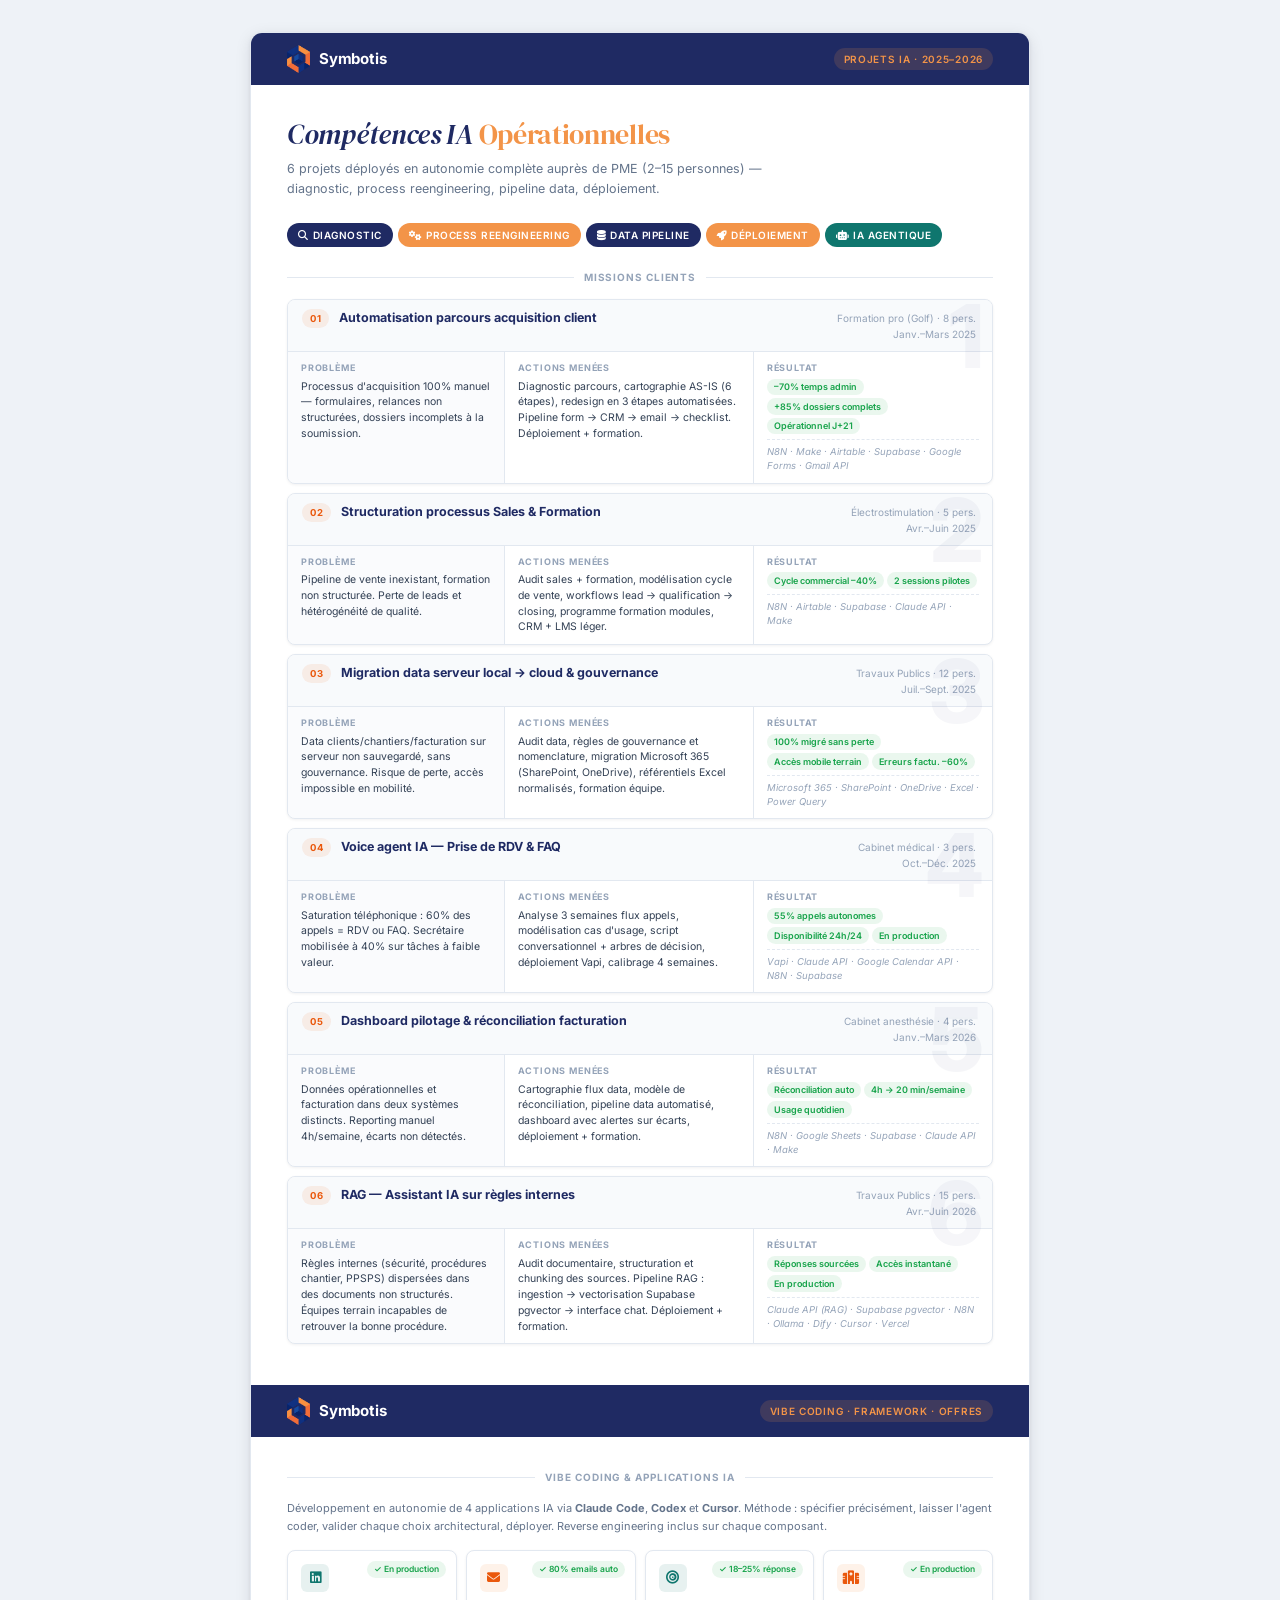
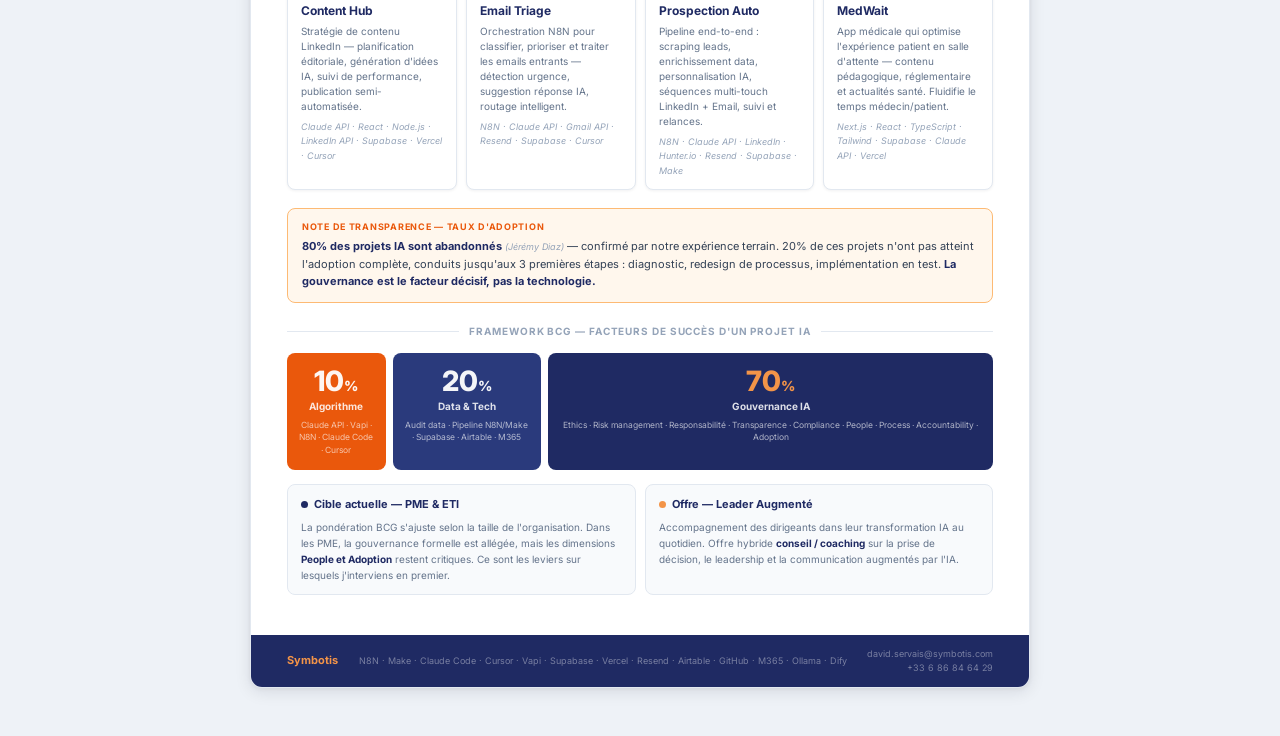
<file: projets_ia_symbotis.html>
<!DOCTYPE html>
<html lang="fr">
<head>
<meta charset="UTF-8">
<meta name="viewport" content="width=device-width, initial-scale=1.0">
<title>Projets IA 2025–2026 · David Servais · Symbotis</title>
<link rel="preconnect" href="https://fonts.googleapis.com">
<link href="https://fonts.googleapis.com/css2?family=Inter:wght@400;500;600;700;800&family=DM+Serif+Display:ital@0;1&display=swap" rel="stylesheet">
<link rel="stylesheet" href="https://cdnjs.cloudflare.com/ajax/libs/font-awesome/6.4.0/css/all.min.css">
<style>

/* ─── RESET ─── */
*, *::before, *::after { box-sizing: border-box; margin: 0; padding: 0; }
html { font-size: 14px; -webkit-font-smoothing: antialiased; }

/* ─── TOKENS ─── */
:root {
  --navy:      #1F2A63;
  --navy-mid:  #2A3A7C;
  --orange:    #F39448;
  --cta:       #EA580C;
  --green:     #16A34A;
  --teal:      #0F766E;
  --body:      #334155;
  --muted:     #64748B;
  --faint:     #94A3B8;
  --surface:   #F8FAFC;
  --border:    #E2E8F0;
  --white:     #FFFFFF;

  --shadow-xs: 0 1px 3px rgba(15,23,42,.06);
  --shadow-sm: 0 2px 8px rgba(15,23,42,.08), 0 1px 2px rgba(15,23,42,.04);
  --shadow-md: 0 4px 16px rgba(15,23,42,.10), 0 1px 4px rgba(15,23,42,.06);

  --r-sm:   6px;
  --r:      8px;
  --r-pill: 999px;
}

/* ─── PAGE ─── */
body {
  font-family: 'Inter', system-ui, sans-serif;
  background: #EEF2F7;
  color: var(--body);
  line-height: 1.6;
  padding: 32px 16px 48px;
}

/* ─── DOCUMENT ─── */
.doc {
  max-width: 780px;
  margin: 0 auto;
  background: var(--white);
  border-radius: 12px;
  overflow: hidden;
  box-shadow: var(--shadow-md);
  border: 1px solid var(--border);
}

/* ─── NAV HEADER ─── */
.doc-nav {
  background: var(--navy);
  padding: 0 36px;
  height: 52px;
  display: flex;
  align-items: center;
  justify-content: space-between;
}
.brand {
  display: flex;
  align-items: center;
  gap: 9px;
}
.brand img { height: 28px; width: auto; }
.brand-name {
  font-size: 15px;
  font-weight: 700;
  color: var(--white);
  letter-spacing: -.2px;
}
.nav-tag {
  font-size: 10px;
  font-weight: 600;
  letter-spacing: .07em;
  text-transform: uppercase;
  color: var(--orange);
  background: rgba(243,148,72,.15);
  padding: 3px 10px;
  border-radius: var(--r-pill);
}

/* ─── PAGE SECTIONS ─── */
.page { padding: 32px 36px; }
.page + .page {
  border-top: 1px solid var(--border);
  padding-top: 28px;
}

/* ─── HERO ─── */
.hero { margin-bottom: 24px; }
.hero h1 {
  font-family: 'DM Serif Display', Georgia, serif;
  font-size: 28px;
  font-weight: 400;
  font-style: italic;
  color: var(--navy);
  line-height: 1.25;
  letter-spacing: -.3px;
}
.hero h1 span { color: var(--orange); font-style: normal; }
.hero p {
  font-size: 12.5px;
  color: var(--muted);
  margin-top: 7px;
  max-width: 520px;
  line-height: 1.6;
}

/* ─── TAGS ─── */
.tags {
  display: flex;
  flex-wrap: wrap;
  gap: 5px;
  margin-bottom: 22px;
}
.tag {
  display: inline-flex;
  align-items: center;
  gap: 4px;
  padding: 3px 10px;
  border-radius: var(--r-pill);
  font-size: 10px;
  font-weight: 600;
  letter-spacing: .05em;
  text-transform: uppercase;
  border: 1.5px solid transparent;
}
.tag-solid-navy   { background: var(--navy);   color: var(--white); }
.tag-solid-orange { background: var(--orange); color: var(--white); }
.tag-solid-teal   { background: var(--teal);   color: var(--white); }
.tag-outline      { border-color: var(--border); color: var(--muted); background: transparent; }

/* ─── DIVIDER LABEL ─── */
.divider-label {
  display: flex;
  align-items: center;
  gap: 10px;
  margin: 20px 0 14px;
}
.divider-label::before,
.divider-label::after {
  content: '';
  flex: 1;
  height: 1px;
  background: var(--border);
}
.divider-label span {
  font-size: 10px;
  font-weight: 700;
  text-transform: uppercase;
  letter-spacing: .09em;
  color: var(--faint);
  white-space: nowrap;
}

/* ─── PROJECT CARD ─── */
.project-card {
  position: relative;
  background: var(--white);
  border: 1px solid var(--border);
  border-radius: var(--r);
  margin-bottom: 9px;
  overflow: hidden;
  box-shadow: var(--shadow-xs);
  transition: box-shadow .18s ease;
}
.project-card:hover { box-shadow: var(--shadow-sm); }

/* Watermark number */
.project-card::before {
  content: attr(data-n);
  position: absolute;
  right: 12px;
  top: -8px;
  font-size: 88px;
  font-weight: 800;
  color: var(--navy);
  opacity: .04;
  line-height: 1;
  pointer-events: none;
  user-select: none;
  letter-spacing: -4px;
}

.card-head {
  display: flex;
  align-items: baseline;
  gap: 10px;
  padding: 9px 16px 9px 14px;
  background: var(--surface);
  border-bottom: 1px solid var(--border);
}
.card-n {
  font-size: 9.5px;
  font-weight: 700;
  letter-spacing: .07em;
  text-transform: uppercase;
  color: var(--cta);
  background: rgba(234,88,12,.09);
  padding: 2px 8px;
  border-radius: var(--r-pill);
  flex-shrink: 0;
}
.card-title {
  font-size: 12.5px;
  font-weight: 700;
  color: var(--navy);
  flex: 1;
  line-height: 1.3;
}
.card-sector {
  font-size: 10px;
  color: var(--faint);
  text-align: right;
  flex-shrink: 0;
}

.card-body {
  display: grid;
  grid-template-columns: 1fr 1.15fr 1.1fr;
}
.card-col {
  padding: 9px 13px;
  border-right: 1px solid var(--border);
  font-size: 10.5px;
  line-height: 1.5;
  color: var(--body);
}
.card-col:last-child { border-right: none; }
.card-col:first-child { background: rgba(248,250,252,.7); }

.col-label {
  font-size: 9px;
  font-weight: 700;
  letter-spacing: .09em;
  text-transform: uppercase;
  color: var(--faint);
  margin-bottom: 4px;
}
.badges {
  display: flex;
  flex-wrap: wrap;
  gap: 3px;
  margin-bottom: 5px;
}
.badge {
  display: inline-flex;
  align-items: center;
  gap: 3px;
  font-size: 9px;
  font-weight: 600;
  color: var(--green);
  background: rgba(22,163,74,.09);
  padding: 1.5px 7px;
  border-radius: var(--r-pill);
}
.stack-line {
  font-size: 9.5px;
  color: var(--faint);
  margin-top: 5px;
  padding-top: 5px;
  border-top: 1px dashed var(--border);
  font-style: italic;
}

/* ─── APP CARDS ─── */
.app-row {
  display: grid;
  grid-template-columns: repeat(4, 1fr);
  gap: 9px;
  margin: 14px 0 18px;
}
.app-card {
  border: 1px solid var(--border);
  border-radius: var(--r);
  padding: 13px 13px 11px;
  background: var(--white);
  box-shadow: var(--shadow-xs);
  position: relative;
}
.app-pill {
  position: absolute;
  top: 10px; right: 10px;
  font-size: 8.5px;
  font-weight: 600;
  color: var(--green);
  background: rgba(22,163,74,.09);
  padding: 2px 7px;
  border-radius: var(--r-pill);
}
.app-icon {
  width: 28px; height: 28px;
  border-radius: var(--r-sm);
  display: flex; align-items: center; justify-content: center;
  font-size: 13px;
  margin-bottom: 9px;
}
.ico-teal   { background: rgba(15,118,110,.1); color: var(--teal); }
.ico-orange { background: rgba(243,148,72,.12); color: var(--cta); }
.app-name   { font-size: 12px; font-weight: 700; color: var(--navy); margin-bottom: 4px; }
.app-desc   { font-size: 10px; color: var(--muted); line-height: 1.5; margin-bottom: 6px; }
.app-stack  { font-size: 9px; color: var(--faint); font-style: italic; }

/* ─── CALLOUT ─── */
.callout {
  background: #FFF7ED;
  border: 1px solid #FDBA74;
  border-radius: var(--r);
  padding: 11px 14px;
  margin: 16px 0;
}
.callout-kicker {
  font-size: 9px;
  font-weight: 700;
  letter-spacing: .08em;
  text-transform: uppercase;
  color: var(--cta);
  margin-bottom: 4px;
}
.callout-text {
  font-size: 11px;
  color: var(--body);
  line-height: 1.6;
}
.callout-text strong { color: var(--navy); }
.callout-src { color: var(--faint); font-size: 9px; font-style: italic; }

/* ─── BCG ─── */
.bcg-label {
  font-size: 10px;
  font-weight: 700;
  letter-spacing: .07em;
  text-transform: uppercase;
  color: var(--faint);
  text-align: center;
  margin-bottom: 8px;
}
.bcg-row {
  display: grid;
  grid-template-columns: 1fr 1.5fr 4.5fr;
  gap: 7px;
  margin-bottom: 14px;
}
.bcg-block {
  border-radius: var(--r);
  padding: 14px 11px;
  text-align: center;
}
.b10 { background: var(--cta); }
.b20 { background: var(--navy-mid); }
.b70 { background: var(--navy); }
.bcg-pct  { font-size: 28px; font-weight: 800; color: rgba(255,255,255,.95); line-height: 1; margin-bottom: 3px; }
.bcg-lbl  { font-size: 10px; font-weight: 700; color: rgba(255,255,255,.85); margin-bottom: 5px; }
.bcg-body { font-size: 8.5px; color: rgba(255,255,255,.65); line-height: 1.45; }
/* orange dot accent on 70% */
.b70 .bcg-pct { color: var(--orange); }

/* ─── BOTTOM GRID ─── */
.info-grid {
  display: grid;
  grid-template-columns: 1fr 1fr;
  gap: 9px;
  margin-bottom: 8px;
}
.info-card {
  border: 1px solid var(--border);
  border-radius: var(--r);
  padding: 11px 13px;
  background: var(--surface);
}
.info-title {
  font-size: 11px;
  font-weight: 700;
  color: var(--navy);
  margin-bottom: 5px;
  display: flex;
  align-items: center;
  gap: 6px;
}
.info-title .dot {
  width: 7px; height: 7px;
  border-radius: 50%;
  flex-shrink: 0;
}
.dot-navy   { background: var(--navy); }
.dot-orange { background: var(--orange); }
.info-text { font-size: 10px; color: var(--muted); line-height: 1.6; }
.info-text strong { color: var(--navy); }

/* ─── FOOTER ─── */
.doc-footer {
  background: var(--navy);
  padding: 12px 36px;
  display: flex;
  align-items: center;
  justify-content: space-between;
  gap: 20px;
}
.footer-l { font-size: 11px; font-weight: 700; color: var(--orange); }
.footer-c { font-size: 9px; color: rgba(255,255,255,.4); text-align: center; flex: 1; line-height: 1.7; }
.footer-r { font-size: 9px; color: rgba(255,255,255,.4); text-align: right; }

/* ─── VIBE INTRO ─── */
.vibe-intro {
  font-size: 11px;
  color: var(--muted);
  line-height: 1.65;
  margin-bottom: 12px;
}

</style>
</head>
<body>
<div class="doc">

<!-- ══════════════════ PAGE 1 ══════════════════ -->
<nav class="doc-nav">
  <div class="brand">
    <img src="[data-uri]" alt="Symbotis">
    <span class="brand-name">Symbotis</span>
  </div>
  <span class="nav-tag">Projets IA · 2025–2026</span>
</nav>

<div class="page">

  <div class="hero">
    <h1>Compétences IA <span>Opérationnelles</span></h1>
    <p>6 projets déployés en autonomie complète auprès de PME (2–15 personnes) — diagnostic, process reengineering, pipeline data, déploiement.</p>
  </div>

  <div class="tags">
    <span class="tag tag-solid-navy"><i class="fas fa-search"></i> Diagnostic</span>
    <span class="tag tag-solid-orange"><i class="fas fa-cogs"></i> Process Reengineering</span>
    <span class="tag tag-solid-navy"><i class="fas fa-database"></i> Data Pipeline</span>
    <span class="tag tag-solid-orange"><i class="fas fa-rocket"></i> Déploiement</span>
    <span class="tag tag-solid-teal"><i class="fas fa-robot"></i> IA Agentique</span>
  </div>

  <div class="divider-label"><span>Missions clients</span></div>

  <!-- P1 -->
  <div class="project-card" data-n="1">
    <div class="card-head">
      <span class="card-n">01</span>
      <span class="card-title">Automatisation parcours acquisition client</span>
      <span class="card-sector">Formation pro (Golf) · 8 pers.<br>Janv.–Mars 2025</span>
    </div>
    <div class="card-body">
      <div class="card-col"><div class="col-label">Problème</div>Processus d'acquisition 100% manuel — formulaires, relances non structurées, dossiers incomplets à la soumission.</div>
      <div class="card-col"><div class="col-label">Actions menées</div>Diagnostic parcours, cartographie AS-IS (6 étapes), redesign en 3 étapes automatisées. Pipeline form → CRM → email → checklist. Déploiement + formation.</div>
      <div class="card-col">
        <div class="col-label">Résultat</div>
        <div class="badges">
          <span class="badge">–70% temps admin</span>
          <span class="badge">+85% dossiers complets</span>
          <span class="badge">Opérationnel J+21</span>
        </div>
        <div class="stack-line">N8N · Make · Airtable · Supabase · Google Forms · Gmail API</div>
      </div>
    </div>
  </div>

  <!-- P2 -->
  <div class="project-card" data-n="2">
    <div class="card-head">
      <span class="card-n">02</span>
      <span class="card-title">Structuration processus Sales &amp; Formation</span>
      <span class="card-sector">Électrostimulation · 5 pers.<br>Avr.–Juin 2025</span>
    </div>
    <div class="card-body">
      <div class="card-col"><div class="col-label">Problème</div>Pipeline de vente inexistant, formation non structurée. Perte de leads et hétérogénéité de qualité.</div>
      <div class="card-col"><div class="col-label">Actions menées</div>Audit sales + formation, modélisation cycle de vente, workflows lead → qualification → closing, programme formation modules, CRM + LMS léger.</div>
      <div class="card-col">
        <div class="col-label">Résultat</div>
        <div class="badges">
          <span class="badge">Cycle commercial –40%</span>
          <span class="badge">2 sessions pilotes</span>
        </div>
        <div class="stack-line">N8N · Airtable · Supabase · Claude API · Make</div>
      </div>
    </div>
  </div>

  <!-- P3 -->
  <div class="project-card" data-n="3">
    <div class="card-head">
      <span class="card-n">03</span>
      <span class="card-title">Migration data serveur local → cloud &amp; gouvernance</span>
      <span class="card-sector">Travaux Publics · 12 pers.<br>Juil.–Sept. 2025</span>
    </div>
    <div class="card-body">
      <div class="card-col"><div class="col-label">Problème</div>Data clients/chantiers/facturation sur serveur non sauvegardé, sans gouvernance. Risque de perte, accès impossible en mobilité.</div>
      <div class="card-col"><div class="col-label">Actions menées</div>Audit data, règles de gouvernance et nomenclature, migration Microsoft 365 (SharePoint, OneDrive), référentiels Excel normalisés, formation équipe.</div>
      <div class="card-col">
        <div class="col-label">Résultat</div>
        <div class="badges">
          <span class="badge">100% migré sans perte</span>
          <span class="badge">Accès mobile terrain</span>
          <span class="badge">Erreurs factu. –60%</span>
        </div>
        <div class="stack-line">Microsoft 365 · SharePoint · OneDrive · Excel · Power Query</div>
      </div>
    </div>
  </div>

  <!-- P4 -->
  <div class="project-card" data-n="4">
    <div class="card-head">
      <span class="card-n">04</span>
      <span class="card-title">Voice agent IA — Prise de RDV &amp; FAQ</span>
      <span class="card-sector">Cabinet médical · 3 pers.<br>Oct.–Déc. 2025</span>
    </div>
    <div class="card-body">
      <div class="card-col"><div class="col-label">Problème</div>Saturation téléphonique : 60% des appels = RDV ou FAQ. Secrétaire mobilisée à 40% sur tâches à faible valeur.</div>
      <div class="card-col"><div class="col-label">Actions menées</div>Analyse 3 semaines flux appels, modélisation cas d'usage, script conversationnel + arbres de décision, déploiement Vapi, calibrage 4 semaines.</div>
      <div class="card-col">
        <div class="col-label">Résultat</div>
        <div class="badges">
          <span class="badge">55% appels autonomes</span>
          <span class="badge">Disponibilité 24h/24</span>
          <span class="badge">En production</span>
        </div>
        <div class="stack-line">Vapi · Claude API · Google Calendar API · N8N · Supabase</div>
      </div>
    </div>
  </div>

  <!-- P5 -->
  <div class="project-card" data-n="5">
    <div class="card-head">
      <span class="card-n">05</span>
      <span class="card-title">Dashboard pilotage &amp; réconciliation facturation</span>
      <span class="card-sector">Cabinet anesthésie · 4 pers.<br>Janv.–Mars 2026</span>
    </div>
    <div class="card-body">
      <div class="card-col"><div class="col-label">Problème</div>Données opérationnelles et facturation dans deux systèmes distincts. Reporting manuel 4h/semaine, écarts non détectés.</div>
      <div class="card-col"><div class="col-label">Actions menées</div>Cartographie flux data, modèle de réconciliation, pipeline data automatisé, dashboard avec alertes sur écarts, déploiement + formation.</div>
      <div class="card-col">
        <div class="col-label">Résultat</div>
        <div class="badges">
          <span class="badge">Réconciliation auto</span>
          <span class="badge">4h → 20 min/semaine</span>
          <span class="badge">Usage quotidien</span>
        </div>
        <div class="stack-line">N8N · Google Sheets · Supabase · Claude API · Make</div>
      </div>
    </div>
  </div>

  <!-- P6 -->
  <div class="project-card" data-n="6">
    <div class="card-head">
      <span class="card-n">06</span>
      <span class="card-title">RAG — Assistant IA sur règles internes</span>
      <span class="card-sector">Travaux Publics · 15 pers.<br>Avr.–Juin 2026</span>
    </div>
    <div class="card-body">
      <div class="card-col"><div class="col-label">Problème</div>Règles internes (sécurité, procédures chantier, PPSPS) dispersées dans des documents non structurés. Équipes terrain incapables de retrouver la bonne procédure.</div>
      <div class="card-col"><div class="col-label">Actions menées</div>Audit documentaire, structuration et chunking des sources. Pipeline RAG : ingestion → vectorisation Supabase pgvector → interface chat. Déploiement + formation.</div>
      <div class="card-col">
        <div class="col-label">Résultat</div>
        <div class="badges">
          <span class="badge">Réponses sourcées</span>
          <span class="badge">Accès instantané</span>
          <span class="badge">En production</span>
        </div>
        <div class="stack-line">Claude API (RAG) · Supabase pgvector · N8N · Ollama · Dify · Cursor · Vercel</div>
      </div>
    </div>
  </div>

</div><!-- /page 1 -->

<!-- ══════════════════ PAGE 2 ══════════════════ -->
<nav class="doc-nav">
  <div class="brand">
    <img src="[data-uri]" alt="Symbotis">
    <span class="brand-name">Symbotis</span>
  </div>
  <span class="nav-tag">Vibe Coding · Framework · Offres</span>
</nav>

<div class="page">

  <div class="divider-label" style="margin-top:0"><span>Vibe Coding &amp; Applications IA</span></div>

  <p class="vibe-intro">
    Développement en autonomie de 4 applications IA via <strong>Claude Code</strong>, <strong>Codex</strong> et <strong>Cursor</strong>.
    Méthode : spécifier précisément, laisser l'agent coder, valider chaque choix architectural, déployer.
    Reverse engineering inclus sur chaque composant.
  </p>

  <div class="app-row">
    <div class="app-card">
      <span class="app-pill">✓ En production</span>
      <div class="app-icon ico-teal"><i class="fab fa-linkedin"></i></div>
      <div class="app-name">Content Hub</div>
      <div class="app-desc">Stratégie de contenu LinkedIn — planification éditoriale, génération d'idées IA, suivi de performance, publication semi-automatisée.</div>
      <div class="app-stack">Claude API · React · Node.js · LinkedIn API · Supabase · Vercel · Cursor</div>
    </div>
    <div class="app-card">
      <span class="app-pill">✓ 80% emails auto</span>
      <div class="app-icon ico-orange"><i class="fas fa-envelope"></i></div>
      <div class="app-name">Email Triage</div>
      <div class="app-desc">Orchestration N8N pour classifier, prioriser et traiter les emails entrants — détection urgence, suggestion réponse IA, routage intelligent.</div>
      <div class="app-stack">N8N · Claude API · Gmail API · Resend · Supabase · Cursor</div>
    </div>
    <div class="app-card">
      <span class="app-pill">✓ 18–25% réponse</span>
      <div class="app-icon ico-teal"><i class="fas fa-bullseye"></i></div>
      <div class="app-name">Prospection Auto</div>
      <div class="app-desc">Pipeline end-to-end : scraping leads, enrichissement data, personnalisation IA, séquences multi-touch LinkedIn + Email, suivi et relances.</div>
      <div class="app-stack">N8N · Claude API · LinkedIn · Hunter.io · Resend · Supabase · Make</div>
    </div>
    <div class="app-card">
      <span class="app-pill">✓ En production</span>
      <div class="app-icon ico-orange"><i class="fas fa-hospital"></i></div>
      <div class="app-name">MedWait</div>
      <div class="app-desc">App médicale qui optimise l'expérience patient en salle d'attente — contenu pédagogique, réglementaire et actualités santé. Fluidifie le temps médecin/patient.</div>
      <div class="app-stack">Next.js · React · TypeScript · Tailwind · Supabase · Claude API · Vercel</div>
    </div>
  </div>

  <!-- Callout -->
  <div class="callout">
    <div class="callout-kicker">Note de transparence — Taux d'adoption</div>
    <p class="callout-text">
      <strong>80% des projets IA sont abandonnés</strong>
      <span class="callout-src"> (Jérémy Diaz)</span>
      — confirmé par notre expérience terrain. 20% de ces projets n'ont pas atteint l'adoption complète, conduits jusqu'aux 3 premières étapes : diagnostic, redesign de processus, implémentation en test.
      <strong>La gouvernance est le facteur décisif, pas la technologie.</strong>
    </p>
  </div>

  <!-- BCG -->
  <div class="divider-label"><span>Framework BCG — Facteurs de succès d'un projet IA</span></div>

  <div class="bcg-row">
    <div class="bcg-block b10">
      <div class="bcg-pct">10<span style="font-size:.5em">%</span></div>
      <div class="bcg-lbl">Algorithme</div>
      <div class="bcg-body">Claude API · Vapi · N8N · Claude Code · Cursor</div>
    </div>
    <div class="bcg-block b20">
      <div class="bcg-pct">20<span style="font-size:.5em">%</span></div>
      <div class="bcg-lbl">Data &amp; Tech</div>
      <div class="bcg-body">Audit data · Pipeline N8N/Make · Supabase · Airtable · M365</div>
    </div>
    <div class="bcg-block b70">
      <div class="bcg-pct">70<span style="font-size:.5em">%</span></div>
      <div class="bcg-lbl">Gouvernance IA</div>
      <div class="bcg-body">Ethics · Risk management · Responsabilité · Transparence · Compliance · People · Process · Accountability · Adoption</div>
    </div>
  </div>

  <!-- Info grid -->
  <div class="info-grid">
    <div class="info-card">
      <div class="info-title">
        <span class="dot dot-navy"></span>
        Cible actuelle — PME &amp; ETI
      </div>
      <div class="info-text">La pondération BCG s'ajuste selon la taille de l'organisation. Dans les PME, la gouvernance formelle est allégée, mais les dimensions <strong>People et Adoption</strong> restent critiques. Ce sont les leviers sur lesquels j'interviens en premier.</div>
    </div>
    <div class="info-card">
      <div class="info-title">
        <span class="dot dot-orange"></span>
        Offre — Leader Augmenté
      </div>
      <div class="info-text">Accompagnement des dirigeants dans leur transformation IA au quotidien. Offre hybride <strong>conseil / coaching</strong> sur la prise de décision, le leadership et la communication augmentés par l'IA.</div>
    </div>
  </div>

</div><!-- /page 2 -->

<footer class="doc-footer">
  <span class="footer-l">Symbotis</span>
  <span class="footer-c">N8N · Make · Claude Code · Cursor · Vapi · Supabase · Vercel · Resend · Airtable · GitHub · M365 · Ollama · Dify</span>
  <span class="footer-r">david.servais@symbotis.com<br>+33 6 86 84 64 29</span>
</footer>

</div><!-- /doc -->
</body>
</html>
</file>
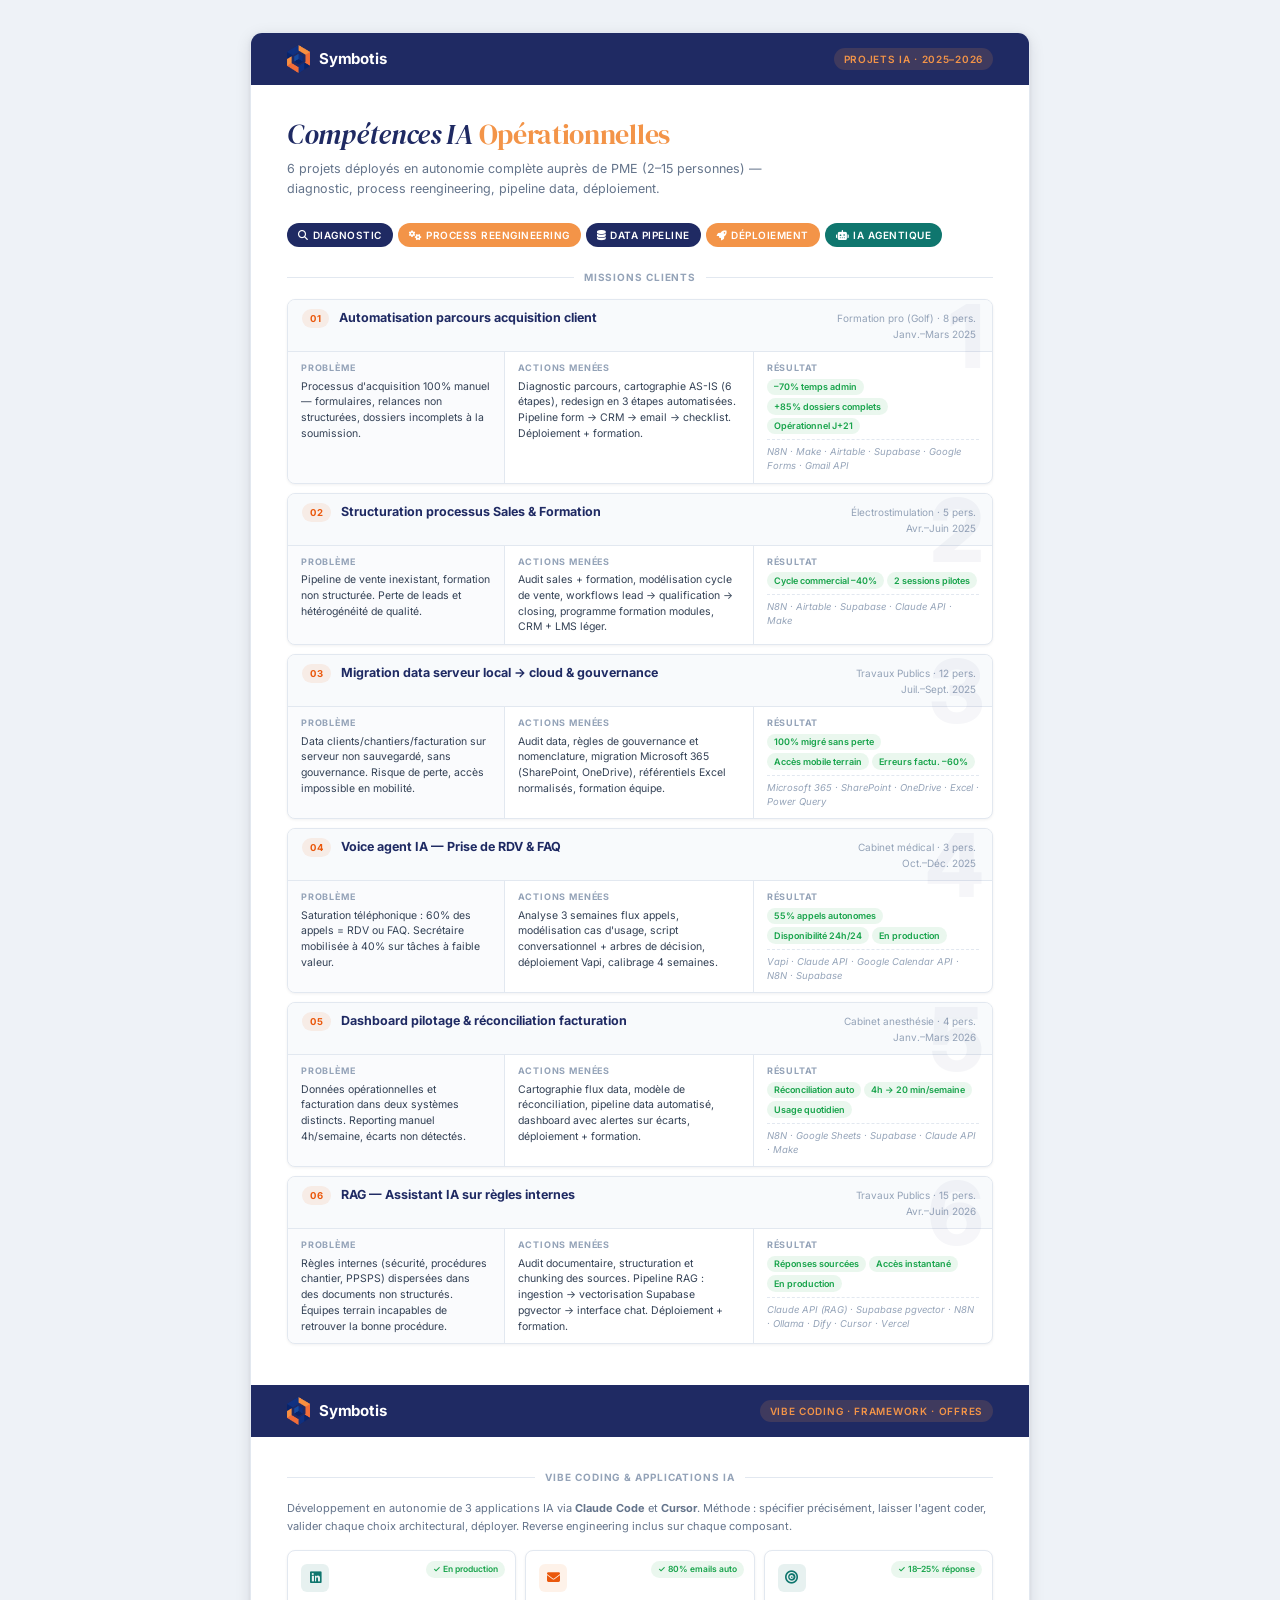
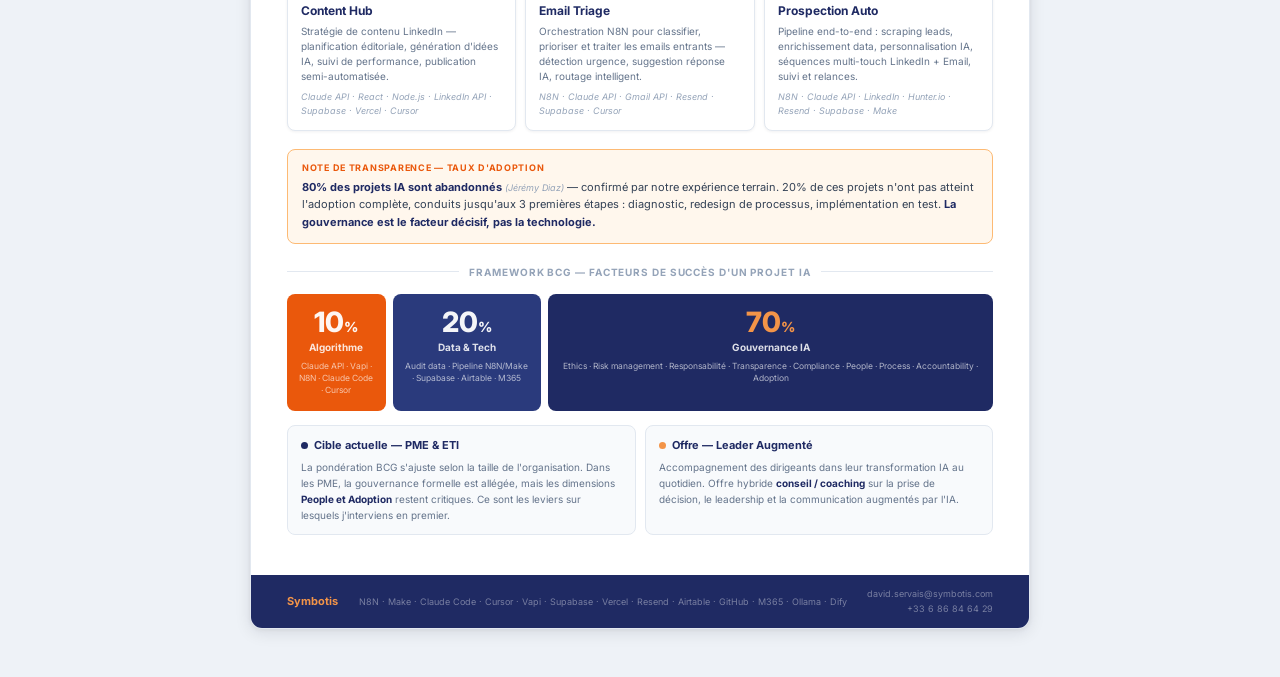
<file: projets_ia_symbotisv2.html>
<!DOCTYPE html>
<html lang="fr">
<head>
<meta charset="UTF-8">
<meta name="viewport" content="width=device-width, initial-scale=1.0">
<title>Projets IA 2025–2026 · David Servais · Symbotis</title>
<link rel="preconnect" href="https://fonts.googleapis.com">
<link href="https://fonts.googleapis.com/css2?family=Inter:wght@400;500;600;700;800&family=DM+Serif+Display:ital@0;1&display=swap" rel="stylesheet">
<link rel="stylesheet" href="https://cdnjs.cloudflare.com/ajax/libs/font-awesome/6.4.0/css/all.min.css">
<style>

/* ─── RESET ─── */
*, *::before, *::after { box-sizing: border-box; margin: 0; padding: 0; }
html { font-size: 14px; -webkit-font-smoothing: antialiased; }

/* ─── TOKENS ─── */
:root {
  --navy:      #1F2A63;
  --navy-mid:  #2A3A7C;
  --orange:    #F39448;
  --cta:       #EA580C;
  --green:     #16A34A;
  --teal:      #0F766E;
  --body:      #334155;
  --muted:     #64748B;
  --faint:     #94A3B8;
  --surface:   #F8FAFC;
  --border:    #E2E8F0;
  --white:     #FFFFFF;

  --shadow-xs: 0 1px 3px rgba(15,23,42,.06);
  --shadow-sm: 0 2px 8px rgba(15,23,42,.08), 0 1px 2px rgba(15,23,42,.04);
  --shadow-md: 0 4px 16px rgba(15,23,42,.10), 0 1px 4px rgba(15,23,42,.06);

  --r-sm:   6px;
  --r:      8px;
  --r-pill: 999px;
}

/* ─── PAGE ─── */
body {
  font-family: 'Inter', system-ui, sans-serif;
  background: #EEF2F7;
  color: var(--body);
  line-height: 1.6;
  padding: 32px 16px 48px;
}

/* ─── DOCUMENT ─── */
.doc {
  max-width: 780px;
  margin: 0 auto;
  background: var(--white);
  border-radius: 12px;
  overflow: hidden;
  box-shadow: var(--shadow-md);
  border: 1px solid var(--border);
}

/* ─── NAV HEADER ─── */
.doc-nav {
  background: var(--navy);
  padding: 0 36px;
  height: 52px;
  display: flex;
  align-items: center;
  justify-content: space-between;
}
.brand {
  display: flex;
  align-items: center;
  gap: 9px;
}
.brand img { height: 28px; width: auto; }
.brand-name {
  font-size: 15px;
  font-weight: 700;
  color: var(--white);
  letter-spacing: -.2px;
}
.nav-tag {
  font-size: 10px;
  font-weight: 600;
  letter-spacing: .07em;
  text-transform: uppercase;
  color: var(--orange);
  background: rgba(243,148,72,.15);
  padding: 3px 10px;
  border-radius: var(--r-pill);
}

/* ─── PAGE SECTIONS ─── */
.page { padding: 32px 36px; }
.page + .page {
  border-top: 1px solid var(--border);
  padding-top: 28px;
}

/* ─── HERO ─── */
.hero { margin-bottom: 24px; }
.hero h1 {
  font-family: 'DM Serif Display', Georgia, serif;
  font-size: 28px;
  font-weight: 400;
  font-style: italic;
  color: var(--navy);
  line-height: 1.25;
  letter-spacing: -.3px;
}
.hero h1 span { color: var(--orange); font-style: normal; }
.hero p {
  font-size: 12.5px;
  color: var(--muted);
  margin-top: 7px;
  max-width: 520px;
  line-height: 1.6;
}

/* ─── TAGS ─── */
.tags {
  display: flex;
  flex-wrap: wrap;
  gap: 5px;
  margin-bottom: 22px;
}
.tag {
  display: inline-flex;
  align-items: center;
  gap: 4px;
  padding: 3px 10px;
  border-radius: var(--r-pill);
  font-size: 10px;
  font-weight: 600;
  letter-spacing: .05em;
  text-transform: uppercase;
  border: 1.5px solid transparent;
}
.tag-solid-navy   { background: var(--navy);   color: var(--white); }
.tag-solid-orange { background: var(--orange); color: var(--white); }
.tag-solid-teal   { background: var(--teal);   color: var(--white); }
.tag-outline      { border-color: var(--border); color: var(--muted); background: transparent; }

/* ─── DIVIDER LABEL ─── */
.divider-label {
  display: flex;
  align-items: center;
  gap: 10px;
  margin: 20px 0 14px;
}
.divider-label::before,
.divider-label::after {
  content: '';
  flex: 1;
  height: 1px;
  background: var(--border);
}
.divider-label span {
  font-size: 10px;
  font-weight: 700;
  text-transform: uppercase;
  letter-spacing: .09em;
  color: var(--faint);
  white-space: nowrap;
}

/* ─── PROJECT CARD ─── */
.project-card {
  position: relative;
  background: var(--white);
  border: 1px solid var(--border);
  border-radius: var(--r);
  margin-bottom: 9px;
  overflow: hidden;
  box-shadow: var(--shadow-xs);
  transition: box-shadow .18s ease;
}
.project-card:hover { box-shadow: var(--shadow-sm); }

/* Watermark number */
.project-card::before {
  content: attr(data-n);
  position: absolute;
  right: 12px;
  top: -8px;
  font-size: 88px;
  font-weight: 800;
  color: var(--navy);
  opacity: .04;
  line-height: 1;
  pointer-events: none;
  user-select: none;
  letter-spacing: -4px;
}

.card-head {
  display: flex;
  align-items: baseline;
  gap: 10px;
  padding: 9px 16px 9px 14px;
  background: var(--surface);
  border-bottom: 1px solid var(--border);
}
.card-n {
  font-size: 9.5px;
  font-weight: 700;
  letter-spacing: .07em;
  text-transform: uppercase;
  color: var(--cta);
  background: rgba(234,88,12,.09);
  padding: 2px 8px;
  border-radius: var(--r-pill);
  flex-shrink: 0;
}
.card-title {
  font-size: 12.5px;
  font-weight: 700;
  color: var(--navy);
  flex: 1;
  line-height: 1.3;
}
.card-sector {
  font-size: 10px;
  color: var(--faint);
  text-align: right;
  flex-shrink: 0;
}

.card-body {
  display: grid;
  grid-template-columns: 1fr 1.15fr 1.1fr;
}
.card-col {
  padding: 9px 13px;
  border-right: 1px solid var(--border);
  font-size: 10.5px;
  line-height: 1.5;
  color: var(--body);
}
.card-col:last-child { border-right: none; }
.card-col:first-child { background: rgba(248,250,252,.7); }

.col-label {
  font-size: 9px;
  font-weight: 700;
  letter-spacing: .09em;
  text-transform: uppercase;
  color: var(--faint);
  margin-bottom: 4px;
}
.badges {
  display: flex;
  flex-wrap: wrap;
  gap: 3px;
  margin-bottom: 5px;
}
.badge {
  display: inline-flex;
  align-items: center;
  gap: 3px;
  font-size: 9px;
  font-weight: 600;
  color: var(--green);
  background: rgba(22,163,74,.09);
  padding: 1.5px 7px;
  border-radius: var(--r-pill);
}
.stack-line {
  font-size: 9.5px;
  color: var(--faint);
  margin-top: 5px;
  padding-top: 5px;
  border-top: 1px dashed var(--border);
  font-style: italic;
}

/* ─── APP CARDS ─── */
.app-row {
  display: grid;
  grid-template-columns: repeat(3, 1fr);
  gap: 9px;
  margin: 14px 0 18px;
}
.app-card {
  border: 1px solid var(--border);
  border-radius: var(--r);
  padding: 13px 13px 11px;
  background: var(--white);
  box-shadow: var(--shadow-xs);
  position: relative;
}
.app-pill {
  position: absolute;
  top: 10px; right: 10px;
  font-size: 8.5px;
  font-weight: 600;
  color: var(--green);
  background: rgba(22,163,74,.09);
  padding: 2px 7px;
  border-radius: var(--r-pill);
}
.app-icon {
  width: 28px; height: 28px;
  border-radius: var(--r-sm);
  display: flex; align-items: center; justify-content: center;
  font-size: 13px;
  margin-bottom: 9px;
}
.ico-teal   { background: rgba(15,118,110,.1); color: var(--teal); }
.ico-orange { background: rgba(243,148,72,.12); color: var(--cta); }
.app-name   { font-size: 12px; font-weight: 700; color: var(--navy); margin-bottom: 4px; }
.app-desc   { font-size: 10px; color: var(--muted); line-height: 1.5; margin-bottom: 6px; }
.app-stack  { font-size: 9px; color: var(--faint); font-style: italic; }

/* ─── CALLOUT ─── */
.callout {
  background: #FFF7ED;
  border: 1px solid #FDBA74;
  border-radius: var(--r);
  padding: 11px 14px;
  margin: 16px 0;
}
.callout-kicker {
  font-size: 9px;
  font-weight: 700;
  letter-spacing: .08em;
  text-transform: uppercase;
  color: var(--cta);
  margin-bottom: 4px;
}
.callout-text {
  font-size: 11px;
  color: var(--body);
  line-height: 1.6;
}
.callout-text strong { color: var(--navy); }
.callout-src { color: var(--faint); font-size: 9px; font-style: italic; }

/* ─── BCG ─── */
.bcg-label {
  font-size: 10px;
  font-weight: 700;
  letter-spacing: .07em;
  text-transform: uppercase;
  color: var(--faint);
  text-align: center;
  margin-bottom: 8px;
}
.bcg-row {
  display: grid;
  grid-template-columns: 1fr 1.5fr 4.5fr;
  gap: 7px;
  margin-bottom: 14px;
}
.bcg-block {
  border-radius: var(--r);
  padding: 14px 11px;
  text-align: center;
}
.b10 { background: var(--cta); }
.b20 { background: var(--navy-mid); }
.b70 { background: var(--navy); }
.bcg-pct  { font-size: 28px; font-weight: 800; color: rgba(255,255,255,.95); line-height: 1; margin-bottom: 3px; }
.bcg-lbl  { font-size: 10px; font-weight: 700; color: rgba(255,255,255,.85); margin-bottom: 5px; }
.bcg-body { font-size: 8.5px; color: rgba(255,255,255,.65); line-height: 1.45; }
/* orange dot accent on 70% */
.b70 .bcg-pct { color: var(--orange); }

/* ─── BOTTOM GRID ─── */
.info-grid {
  display: grid;
  grid-template-columns: 1fr 1fr;
  gap: 9px;
  margin-bottom: 8px;
}
.info-card {
  border: 1px solid var(--border);
  border-radius: var(--r);
  padding: 11px 13px;
  background: var(--surface);
}
.info-title {
  font-size: 11px;
  font-weight: 700;
  color: var(--navy);
  margin-bottom: 5px;
  display: flex;
  align-items: center;
  gap: 6px;
}
.info-title .dot {
  width: 7px; height: 7px;
  border-radius: 50%;
  flex-shrink: 0;
}
.dot-navy   { background: var(--navy); }
.dot-orange { background: var(--orange); }
.info-text { font-size: 10px; color: var(--muted); line-height: 1.6; }
.info-text strong { color: var(--navy); }

/* ─── FOOTER ─── */
.doc-footer {
  background: var(--navy);
  padding: 12px 36px;
  display: flex;
  align-items: center;
  justify-content: space-between;
  gap: 20px;
}
.footer-l { font-size: 11px; font-weight: 700; color: var(--orange); }
.footer-c { font-size: 9px; color: rgba(255,255,255,.4); text-align: center; flex: 1; line-height: 1.7; }
.footer-r { font-size: 9px; color: rgba(255,255,255,.4); text-align: right; }

/* ─── VIBE INTRO ─── */
.vibe-intro {
  font-size: 11px;
  color: var(--muted);
  line-height: 1.65;
  margin-bottom: 12px;
}

</style>
</head>
<body>
<div class="doc">

<!-- ══════════════════ PAGE 1 ══════════════════ -->
<nav class="doc-nav">
  <div class="brand">
    <img src="[data-uri]" alt="Symbotis">
    <span class="brand-name">Symbotis</span>
  </div>
  <span class="nav-tag">Projets IA · 2025–2026</span>
</nav>

<div class="page">

  <div class="hero">
    <h1>Compétences IA <span>Opérationnelles</span></h1>
    <p>6 projets déployés en autonomie complète auprès de PME (2–15 personnes) — diagnostic, process reengineering, pipeline data, déploiement.</p>
  </div>

  <div class="tags">
    <span class="tag tag-solid-navy"><i class="fas fa-search"></i> Diagnostic</span>
    <span class="tag tag-solid-orange"><i class="fas fa-cogs"></i> Process Reengineering</span>
    <span class="tag tag-solid-navy"><i class="fas fa-database"></i> Data Pipeline</span>
    <span class="tag tag-solid-orange"><i class="fas fa-rocket"></i> Déploiement</span>
    <span class="tag tag-solid-teal"><i class="fas fa-robot"></i> IA Agentique</span>
  </div>

  <div class="divider-label"><span>Missions clients</span></div>

  <!-- P1 -->
  <div class="project-card" data-n="1">
    <div class="card-head">
      <span class="card-n">01</span>
      <span class="card-title">Automatisation parcours acquisition client</span>
      <span class="card-sector">Formation pro (Golf) · 8 pers.<br>Janv.–Mars 2025</span>
    </div>
    <div class="card-body">
      <div class="card-col"><div class="col-label">Problème</div>Processus d'acquisition 100% manuel — formulaires, relances non structurées, dossiers incomplets à la soumission.</div>
      <div class="card-col"><div class="col-label">Actions menées</div>Diagnostic parcours, cartographie AS-IS (6 étapes), redesign en 3 étapes automatisées. Pipeline form → CRM → email → checklist. Déploiement + formation.</div>
      <div class="card-col">
        <div class="col-label">Résultat</div>
        <div class="badges">
          <span class="badge">–70% temps admin</span>
          <span class="badge">+85% dossiers complets</span>
          <span class="badge">Opérationnel J+21</span>
        </div>
        <div class="stack-line">N8N · Make · Airtable · Supabase · Google Forms · Gmail API</div>
      </div>
    </div>
  </div>

  <!-- P2 -->
  <div class="project-card" data-n="2">
    <div class="card-head">
      <span class="card-n">02</span>
      <span class="card-title">Structuration processus Sales &amp; Formation</span>
      <span class="card-sector">Électrostimulation · 5 pers.<br>Avr.–Juin 2025</span>
    </div>
    <div class="card-body">
      <div class="card-col"><div class="col-label">Problème</div>Pipeline de vente inexistant, formation non structurée. Perte de leads et hétérogénéité de qualité.</div>
      <div class="card-col"><div class="col-label">Actions menées</div>Audit sales + formation, modélisation cycle de vente, workflows lead → qualification → closing, programme formation modules, CRM + LMS léger.</div>
      <div class="card-col">
        <div class="col-label">Résultat</div>
        <div class="badges">
          <span class="badge">Cycle commercial –40%</span>
          <span class="badge">2 sessions pilotes</span>
        </div>
        <div class="stack-line">N8N · Airtable · Supabase · Claude API · Make</div>
      </div>
    </div>
  </div>

  <!-- P3 -->
  <div class="project-card" data-n="3">
    <div class="card-head">
      <span class="card-n">03</span>
      <span class="card-title">Migration data serveur local → cloud &amp; gouvernance</span>
      <span class="card-sector">Travaux Publics · 12 pers.<br>Juil.–Sept. 2025</span>
    </div>
    <div class="card-body">
      <div class="card-col"><div class="col-label">Problème</div>Data clients/chantiers/facturation sur serveur non sauvegardé, sans gouvernance. Risque de perte, accès impossible en mobilité.</div>
      <div class="card-col"><div class="col-label">Actions menées</div>Audit data, règles de gouvernance et nomenclature, migration Microsoft 365 (SharePoint, OneDrive), référentiels Excel normalisés, formation équipe.</div>
      <div class="card-col">
        <div class="col-label">Résultat</div>
        <div class="badges">
          <span class="badge">100% migré sans perte</span>
          <span class="badge">Accès mobile terrain</span>
          <span class="badge">Erreurs factu. –60%</span>
        </div>
        <div class="stack-line">Microsoft 365 · SharePoint · OneDrive · Excel · Power Query</div>
      </div>
    </div>
  </div>

  <!-- P4 -->
  <div class="project-card" data-n="4">
    <div class="card-head">
      <span class="card-n">04</span>
      <span class="card-title">Voice agent IA — Prise de RDV &amp; FAQ</span>
      <span class="card-sector">Cabinet médical · 3 pers.<br>Oct.–Déc. 2025</span>
    </div>
    <div class="card-body">
      <div class="card-col"><div class="col-label">Problème</div>Saturation téléphonique : 60% des appels = RDV ou FAQ. Secrétaire mobilisée à 40% sur tâches à faible valeur.</div>
      <div class="card-col"><div class="col-label">Actions menées</div>Analyse 3 semaines flux appels, modélisation cas d'usage, script conversationnel + arbres de décision, déploiement Vapi, calibrage 4 semaines.</div>
      <div class="card-col">
        <div class="col-label">Résultat</div>
        <div class="badges">
          <span class="badge">55% appels autonomes</span>
          <span class="badge">Disponibilité 24h/24</span>
          <span class="badge">En production</span>
        </div>
        <div class="stack-line">Vapi · Claude API · Google Calendar API · N8N · Supabase</div>
      </div>
    </div>
  </div>

  <!-- P5 -->
  <div class="project-card" data-n="5">
    <div class="card-head">
      <span class="card-n">05</span>
      <span class="card-title">Dashboard pilotage &amp; réconciliation facturation</span>
      <span class="card-sector">Cabinet anesthésie · 4 pers.<br>Janv.–Mars 2026</span>
    </div>
    <div class="card-body">
      <div class="card-col"><div class="col-label">Problème</div>Données opérationnelles et facturation dans deux systèmes distincts. Reporting manuel 4h/semaine, écarts non détectés.</div>
      <div class="card-col"><div class="col-label">Actions menées</div>Cartographie flux data, modèle de réconciliation, pipeline data automatisé, dashboard avec alertes sur écarts, déploiement + formation.</div>
      <div class="card-col">
        <div class="col-label">Résultat</div>
        <div class="badges">
          <span class="badge">Réconciliation auto</span>
          <span class="badge">4h → 20 min/semaine</span>
          <span class="badge">Usage quotidien</span>
        </div>
        <div class="stack-line">N8N · Google Sheets · Supabase · Claude API · Make</div>
      </div>
    </div>
  </div>

  <!-- P6 -->
  <div class="project-card" data-n="6">
    <div class="card-head">
      <span class="card-n">06</span>
      <span class="card-title">RAG — Assistant IA sur règles internes</span>
      <span class="card-sector">Travaux Publics · 15 pers.<br>Avr.–Juin 2026</span>
    </div>
    <div class="card-body">
      <div class="card-col"><div class="col-label">Problème</div>Règles internes (sécurité, procédures chantier, PPSPS) dispersées dans des documents non structurés. Équipes terrain incapables de retrouver la bonne procédure.</div>
      <div class="card-col"><div class="col-label">Actions menées</div>Audit documentaire, structuration et chunking des sources. Pipeline RAG : ingestion → vectorisation Supabase pgvector → interface chat. Déploiement + formation.</div>
      <div class="card-col">
        <div class="col-label">Résultat</div>
        <div class="badges">
          <span class="badge">Réponses sourcées</span>
          <span class="badge">Accès instantané</span>
          <span class="badge">En production</span>
        </div>
        <div class="stack-line">Claude API (RAG) · Supabase pgvector · N8N · Ollama · Dify · Cursor · Vercel</div>
      </div>
    </div>
  </div>

</div><!-- /page 1 -->

<!-- ══════════════════ PAGE 2 ══════════════════ -->
<nav class="doc-nav">
  <div class="brand">
    <img src="[data-uri]" alt="Symbotis">
    <span class="brand-name">Symbotis</span>
  </div>
  <span class="nav-tag">Vibe Coding · Framework · Offres</span>
</nav>

<div class="page">

  <div class="divider-label" style="margin-top:0"><span>Vibe Coding &amp; Applications IA</span></div>

  <p class="vibe-intro">
    Développement en autonomie de 3 applications IA via <strong>Claude Code</strong> et <strong>Cursor</strong>.
    Méthode : spécifier précisément, laisser l'agent coder, valider chaque choix architectural, déployer.
    Reverse engineering inclus sur chaque composant.
  </p>

  <div class="app-row">
    <div class="app-card">
      <span class="app-pill">✓ En production</span>
      <div class="app-icon ico-teal"><i class="fab fa-linkedin"></i></div>
      <div class="app-name">Content Hub</div>
      <div class="app-desc">Stratégie de contenu LinkedIn — planification éditoriale, génération d'idées IA, suivi de performance, publication semi-automatisée.</div>
      <div class="app-stack">Claude API · React · Node.js · LinkedIn API · Supabase · Vercel · Cursor</div>
    </div>
    <div class="app-card">
      <span class="app-pill">✓ 80% emails auto</span>
      <div class="app-icon ico-orange"><i class="fas fa-envelope"></i></div>
      <div class="app-name">Email Triage</div>
      <div class="app-desc">Orchestration N8N pour classifier, prioriser et traiter les emails entrants — détection urgence, suggestion réponse IA, routage intelligent.</div>
      <div class="app-stack">N8N · Claude API · Gmail API · Resend · Supabase · Cursor</div>
    </div>
    <div class="app-card">
      <span class="app-pill">✓ 18–25% réponse</span>
      <div class="app-icon ico-teal"><i class="fas fa-bullseye"></i></div>
      <div class="app-name">Prospection Auto</div>
      <div class="app-desc">Pipeline end-to-end : scraping leads, enrichissement data, personnalisation IA, séquences multi-touch LinkedIn + Email, suivi et relances.</div>
      <div class="app-stack">N8N · Claude API · LinkedIn · Hunter.io · Resend · Supabase · Make</div>
    </div>
  </div>

  <!-- Callout -->
  <div class="callout">
    <div class="callout-kicker">Note de transparence — Taux d'adoption</div>
    <p class="callout-text">
      <strong>80% des projets IA sont abandonnés</strong>
      <span class="callout-src"> (Jérémy Diaz)</span>
      — confirmé par notre expérience terrain. 20% de ces projets n'ont pas atteint l'adoption complète, conduits jusqu'aux 3 premières étapes : diagnostic, redesign de processus, implémentation en test.
      <strong>La gouvernance est le facteur décisif, pas la technologie.</strong>
    </p>
  </div>

  <!-- BCG -->
  <div class="divider-label"><span>Framework BCG — Facteurs de succès d'un projet IA</span></div>

  <div class="bcg-row">
    <div class="bcg-block b10">
      <div class="bcg-pct">10<span style="font-size:.5em">%</span></div>
      <div class="bcg-lbl">Algorithme</div>
      <div class="bcg-body">Claude API · Vapi · N8N · Claude Code · Cursor</div>
    </div>
    <div class="bcg-block b20">
      <div class="bcg-pct">20<span style="font-size:.5em">%</span></div>
      <div class="bcg-lbl">Data &amp; Tech</div>
      <div class="bcg-body">Audit data · Pipeline N8N/Make · Supabase · Airtable · M365</div>
    </div>
    <div class="bcg-block b70">
      <div class="bcg-pct">70<span style="font-size:.5em">%</span></div>
      <div class="bcg-lbl">Gouvernance IA</div>
      <div class="bcg-body">Ethics · Risk management · Responsabilité · Transparence · Compliance · People · Process · Accountability · Adoption</div>
    </div>
  </div>

  <!-- Info grid -->
  <div class="info-grid">
    <div class="info-card">
      <div class="info-title">
        <span class="dot dot-navy"></span>
        Cible actuelle — PME &amp; ETI
      </div>
      <div class="info-text">La pondération BCG s'ajuste selon la taille de l'organisation. Dans les PME, la gouvernance formelle est allégée, mais les dimensions <strong>People et Adoption</strong> restent critiques. Ce sont les leviers sur lesquels j'interviens en premier.</div>
    </div>
    <div class="info-card">
      <div class="info-title">
        <span class="dot dot-orange"></span>
        Offre — Leader Augmenté
      </div>
      <div class="info-text">Accompagnement des dirigeants dans leur transformation IA au quotidien. Offre hybride <strong>conseil / coaching</strong> sur la prise de décision, le leadership et la communication augmentés par l'IA.</div>
    </div>
  </div>

</div><!-- /page 2 -->

<footer class="doc-footer">
  <span class="footer-l">Symbotis</span>
  <span class="footer-c">N8N · Make · Claude Code · Cursor · Vapi · Supabase · Vercel · Resend · Airtable · GitHub · M365 · Ollama · Dify</span>
  <span class="footer-r">david.servais@symbotis.com<br>+33 6 86 84 64 29</span>
</footer>

</div><!-- /doc -->
</body>
</html>
</file>
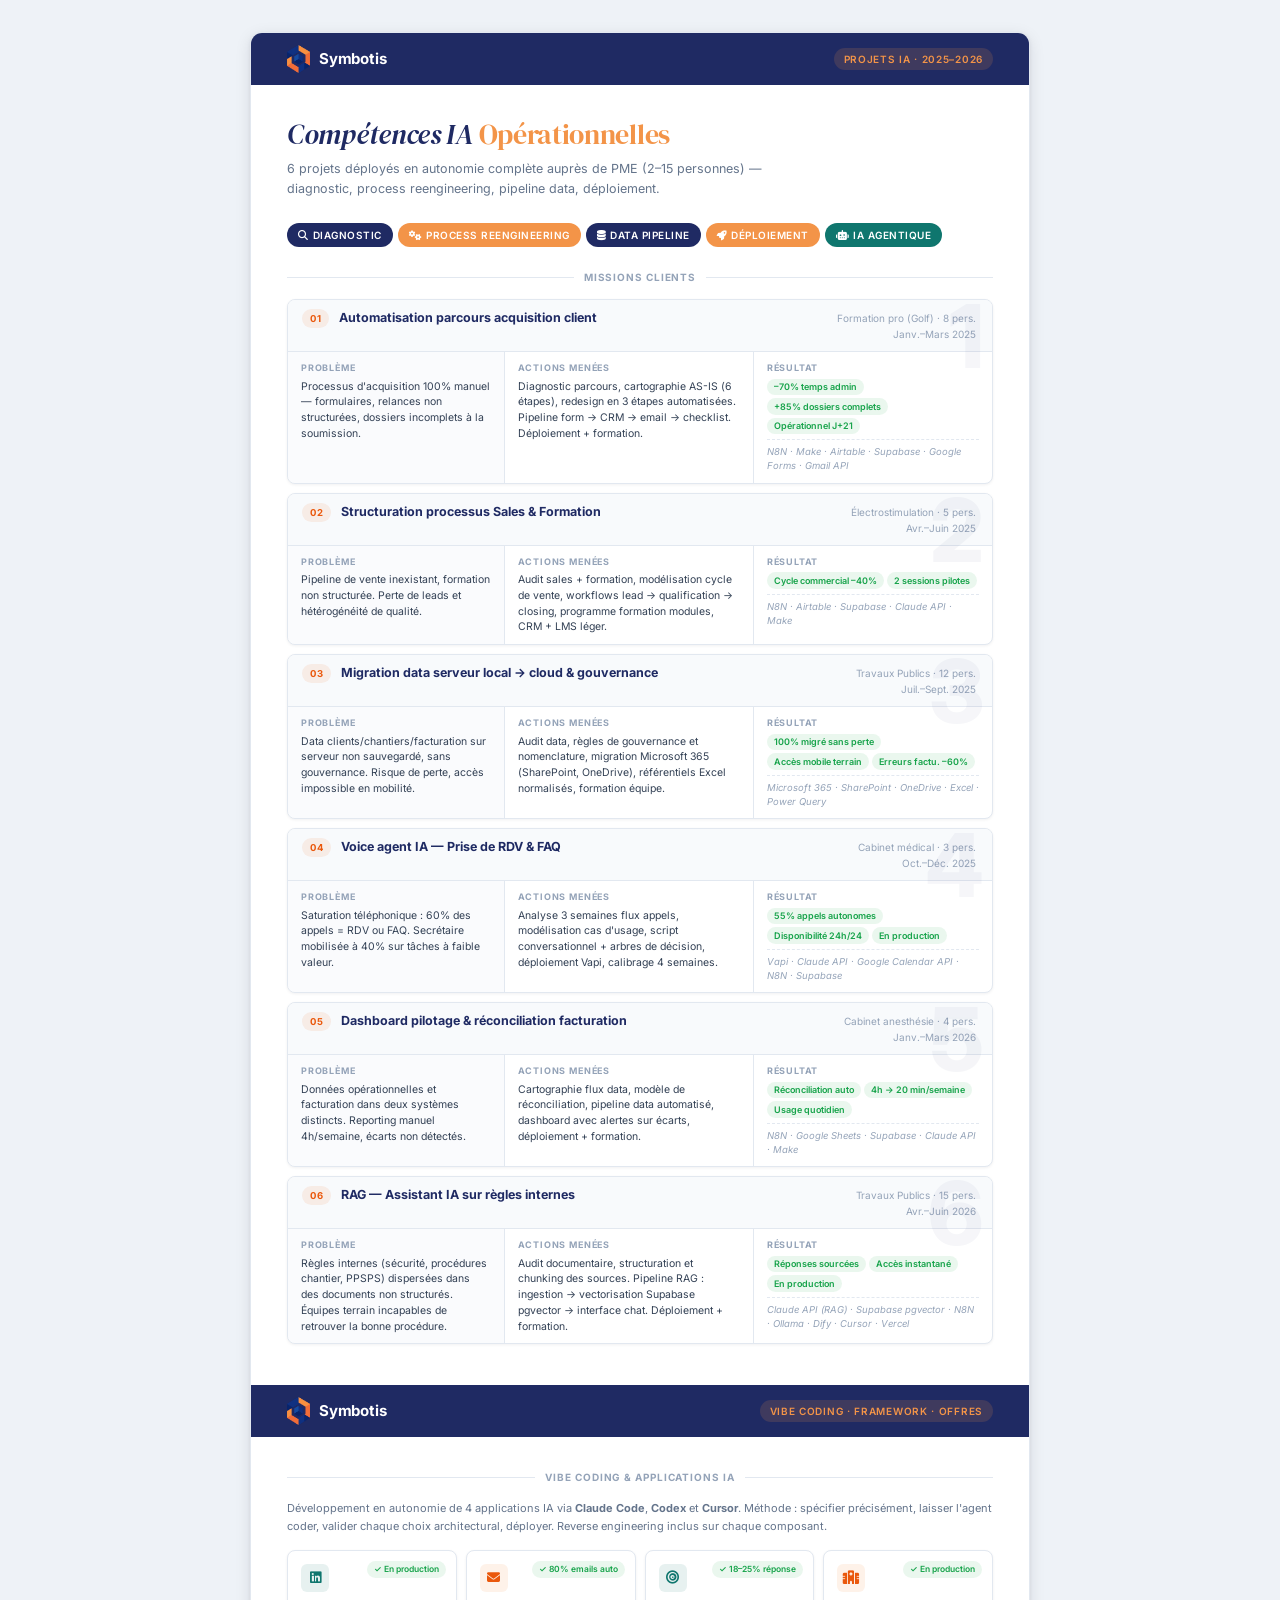
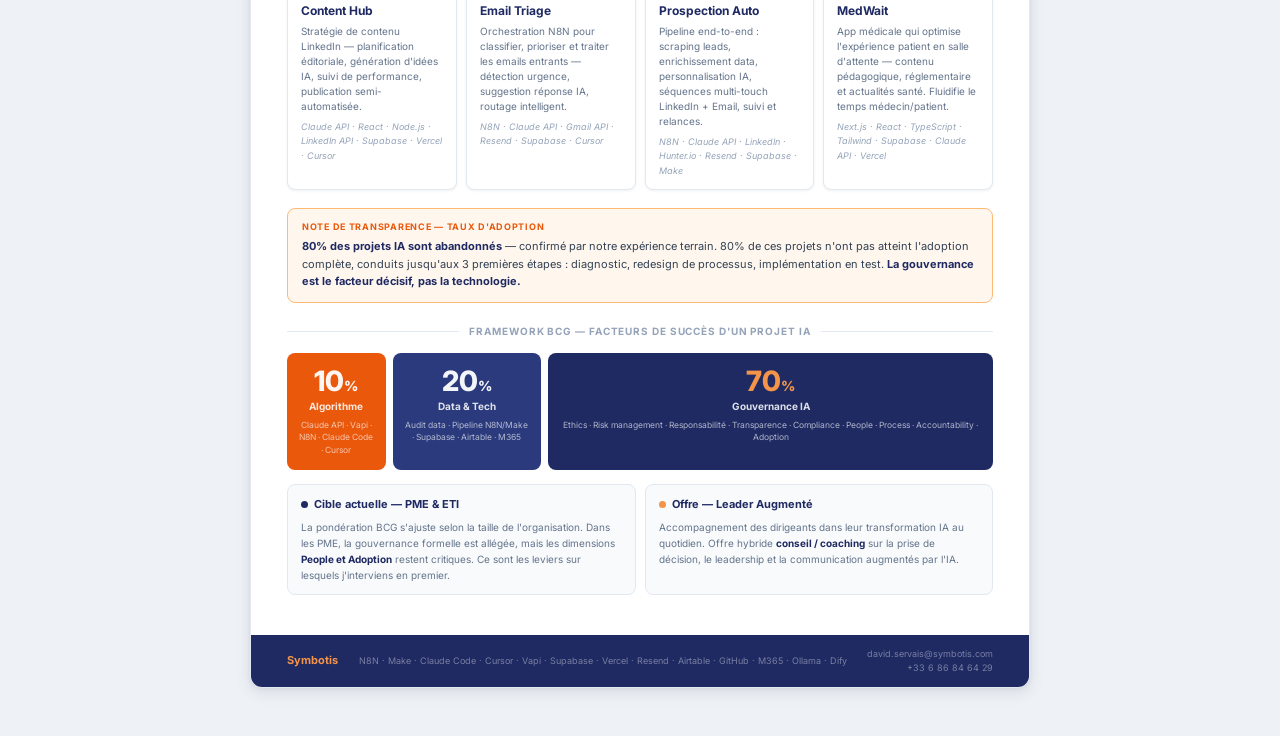
<file: projets_ia_symbotisv3.html>
<!DOCTYPE html>
<html lang="fr">
<head>
<meta charset="UTF-8">
<meta name="viewport" content="width=device-width, initial-scale=1.0">
<title>Projets IA 2025–2026 · David Servais · Symbotis</title>
<link rel="preconnect" href="https://fonts.googleapis.com">
<link href="https://fonts.googleapis.com/css2?family=Inter:wght@400;500;600;700;800&family=DM+Serif+Display:ital@0;1&display=swap" rel="stylesheet">
<link rel="stylesheet" href="https://cdnjs.cloudflare.com/ajax/libs/font-awesome/6.4.0/css/all.min.css">
<style>

/* ─── RESET ─── */
*, *::before, *::after { box-sizing: border-box; margin: 0; padding: 0; }
html { font-size: 14px; -webkit-font-smoothing: antialiased; }

/* ─── TOKENS ─── */
:root {
  --navy:      #1F2A63;
  --navy-mid:  #2A3A7C;
  --orange:    #F39448;
  --cta:       #EA580C;
  --green:     #16A34A;
  --teal:      #0F766E;
  --body:      #334155;
  --muted:     #64748B;
  --faint:     #94A3B8;
  --surface:   #F8FAFC;
  --border:    #E2E8F0;
  --white:     #FFFFFF;

  --shadow-xs: 0 1px 3px rgba(15,23,42,.06);
  --shadow-sm: 0 2px 8px rgba(15,23,42,.08), 0 1px 2px rgba(15,23,42,.04);
  --shadow-md: 0 4px 16px rgba(15,23,42,.10), 0 1px 4px rgba(15,23,42,.06);

  --r-sm:   6px;
  --r:      8px;
  --r-pill: 999px;
}

/* ─── PAGE ─── */
body {
  font-family: 'Inter', system-ui, sans-serif;
  background: #EEF2F7;
  color: var(--body);
  line-height: 1.6;
  padding: 32px 16px 48px;
}

/* ─── DOCUMENT ─── */
.doc {
  max-width: 780px;
  margin: 0 auto;
  background: var(--white);
  border-radius: 12px;
  overflow: hidden;
  box-shadow: var(--shadow-md);
  border: 1px solid var(--border);
}

/* ─── NAV HEADER ─── */
.doc-nav {
  background: var(--navy);
  padding: 0 36px;
  height: 52px;
  display: flex;
  align-items: center;
  justify-content: space-between;
}
.brand {
  display: flex;
  align-items: center;
  gap: 9px;
}
.brand img { height: 28px; width: auto; }
.brand-name {
  font-size: 15px;
  font-weight: 700;
  color: var(--white);
  letter-spacing: -.2px;
}
.nav-tag {
  font-size: 10px;
  font-weight: 600;
  letter-spacing: .07em;
  text-transform: uppercase;
  color: var(--orange);
  background: rgba(243,148,72,.15);
  padding: 3px 10px;
  border-radius: var(--r-pill);
}

/* ─── PAGE SECTIONS ─── */
.page { padding: 32px 36px; }
.page + .page {
  border-top: 1px solid var(--border);
  padding-top: 28px;
}

/* ─── HERO ─── */
.hero { margin-bottom: 24px; }
.hero h1 {
  font-family: 'DM Serif Display', Georgia, serif;
  font-size: 28px;
  font-weight: 400;
  font-style: italic;
  color: var(--navy);
  line-height: 1.25;
  letter-spacing: -.3px;
}
.hero h1 span { color: var(--orange); font-style: normal; }
.hero p {
  font-size: 12.5px;
  color: var(--muted);
  margin-top: 7px;
  max-width: 520px;
  line-height: 1.6;
}

/* ─── TAGS ─── */
.tags {
  display: flex;
  flex-wrap: wrap;
  gap: 5px;
  margin-bottom: 22px;
}
.tag {
  display: inline-flex;
  align-items: center;
  gap: 4px;
  padding: 3px 10px;
  border-radius: var(--r-pill);
  font-size: 10px;
  font-weight: 600;
  letter-spacing: .05em;
  text-transform: uppercase;
  border: 1.5px solid transparent;
}
.tag-solid-navy   { background: var(--navy);   color: var(--white); }
.tag-solid-orange { background: var(--orange); color: var(--white); }
.tag-solid-teal   { background: var(--teal);   color: var(--white); }
.tag-outline      { border-color: var(--border); color: var(--muted); background: transparent; }

/* ─── DIVIDER LABEL ─── */
.divider-label {
  display: flex;
  align-items: center;
  gap: 10px;
  margin: 20px 0 14px;
}
.divider-label::before,
.divider-label::after {
  content: '';
  flex: 1;
  height: 1px;
  background: var(--border);
}
.divider-label span {
  font-size: 10px;
  font-weight: 700;
  text-transform: uppercase;
  letter-spacing: .09em;
  color: var(--faint);
  white-space: nowrap;
}

/* ─── PROJECT CARD ─── */
.project-card {
  position: relative;
  background: var(--white);
  border: 1px solid var(--border);
  border-radius: var(--r);
  margin-bottom: 9px;
  overflow: hidden;
  box-shadow: var(--shadow-xs);
  transition: box-shadow .18s ease;
}
.project-card:hover { box-shadow: var(--shadow-sm); }

/* Watermark number */
.project-card::before {
  content: attr(data-n);
  position: absolute;
  right: 12px;
  top: -8px;
  font-size: 88px;
  font-weight: 800;
  color: var(--navy);
  opacity: .04;
  line-height: 1;
  pointer-events: none;
  user-select: none;
  letter-spacing: -4px;
}

.card-head {
  display: flex;
  align-items: baseline;
  gap: 10px;
  padding: 9px 16px 9px 14px;
  background: var(--surface);
  border-bottom: 1px solid var(--border);
}
.card-n {
  font-size: 9.5px;
  font-weight: 700;
  letter-spacing: .07em;
  text-transform: uppercase;
  color: var(--cta);
  background: rgba(234,88,12,.09);
  padding: 2px 8px;
  border-radius: var(--r-pill);
  flex-shrink: 0;
}
.card-title {
  font-size: 12.5px;
  font-weight: 700;
  color: var(--navy);
  flex: 1;
  line-height: 1.3;
}
.card-sector {
  font-size: 10px;
  color: var(--faint);
  text-align: right;
  flex-shrink: 0;
}

.card-body {
  display: grid;
  grid-template-columns: 1fr 1.15fr 1.1fr;
}
.card-col {
  padding: 9px 13px;
  border-right: 1px solid var(--border);
  font-size: 10.5px;
  line-height: 1.5;
  color: var(--body);
}
.card-col:last-child { border-right: none; }
.card-col:first-child { background: rgba(248,250,252,.7); }

.col-label {
  font-size: 9px;
  font-weight: 700;
  letter-spacing: .09em;
  text-transform: uppercase;
  color: var(--faint);
  margin-bottom: 4px;
}
.badges {
  display: flex;
  flex-wrap: wrap;
  gap: 3px;
  margin-bottom: 5px;
}
.badge {
  display: inline-flex;
  align-items: center;
  gap: 3px;
  font-size: 9px;
  font-weight: 600;
  color: var(--green);
  background: rgba(22,163,74,.09);
  padding: 1.5px 7px;
  border-radius: var(--r-pill);
}
.stack-line {
  font-size: 9.5px;
  color: var(--faint);
  margin-top: 5px;
  padding-top: 5px;
  border-top: 1px dashed var(--border);
  font-style: italic;
}

/* ─── APP CARDS ─── */
.app-row {
  display: grid;
  grid-template-columns: repeat(4, 1fr);
  gap: 9px;
  margin: 14px 0 18px;
}
.app-card {
  border: 1px solid var(--border);
  border-radius: var(--r);
  padding: 13px 13px 11px;
  background: var(--white);
  box-shadow: var(--shadow-xs);
  position: relative;
}
.app-pill {
  position: absolute;
  top: 10px; right: 10px;
  font-size: 8.5px;
  font-weight: 600;
  color: var(--green);
  background: rgba(22,163,74,.09);
  padding: 2px 7px;
  border-radius: var(--r-pill);
}
.app-icon {
  width: 28px; height: 28px;
  border-radius: var(--r-sm);
  display: flex; align-items: center; justify-content: center;
  font-size: 13px;
  margin-bottom: 9px;
}
.ico-teal   { background: rgba(15,118,110,.1); color: var(--teal); }
.ico-orange { background: rgba(243,148,72,.12); color: var(--cta); }
.app-name   { font-size: 12px; font-weight: 700; color: var(--navy); margin-bottom: 4px; }
.app-desc   { font-size: 10px; color: var(--muted); line-height: 1.5; margin-bottom: 6px; }
.app-stack  { font-size: 9px; color: var(--faint); font-style: italic; }

/* ─── CALLOUT ─── */
.callout {
  background: #FFF7ED;
  border: 1px solid #FDBA74;
  border-radius: var(--r);
  padding: 11px 14px;
  margin: 16px 0;
}
.callout-kicker {
  font-size: 9px;
  font-weight: 700;
  letter-spacing: .08em;
  text-transform: uppercase;
  color: var(--cta);
  margin-bottom: 4px;
}
.callout-text {
  font-size: 11px;
  color: var(--body);
  line-height: 1.6;
}
.callout-text strong { color: var(--navy); }
.callout-src { color: var(--faint); font-size: 9px; font-style: italic; }

/* ─── BCG ─── */
.bcg-label {
  font-size: 10px;
  font-weight: 700;
  letter-spacing: .07em;
  text-transform: uppercase;
  color: var(--faint);
  text-align: center;
  margin-bottom: 8px;
}
.bcg-row {
  display: grid;
  grid-template-columns: 1fr 1.5fr 4.5fr;
  gap: 7px;
  margin-bottom: 14px;
}
.bcg-block {
  border-radius: var(--r);
  padding: 14px 11px;
  text-align: center;
}
.b10 { background: var(--cta); }
.b20 { background: var(--navy-mid); }
.b70 { background: var(--navy); }
.bcg-pct  { font-size: 28px; font-weight: 800; color: rgba(255,255,255,.95); line-height: 1; margin-bottom: 3px; }
.bcg-lbl  { font-size: 10px; font-weight: 700; color: rgba(255,255,255,.85); margin-bottom: 5px; }
.bcg-body { font-size: 8.5px; color: rgba(255,255,255,.65); line-height: 1.45; }
/* orange dot accent on 70% */
.b70 .bcg-pct { color: var(--orange); }

/* ─── BOTTOM GRID ─── */
.info-grid {
  display: grid;
  grid-template-columns: 1fr 1fr;
  gap: 9px;
  margin-bottom: 8px;
}
.info-card {
  border: 1px solid var(--border);
  border-radius: var(--r);
  padding: 11px 13px;
  background: var(--surface);
}
.info-title {
  font-size: 11px;
  font-weight: 700;
  color: var(--navy);
  margin-bottom: 5px;
  display: flex;
  align-items: center;
  gap: 6px;
}
.info-title .dot {
  width: 7px; height: 7px;
  border-radius: 50%;
  flex-shrink: 0;
}
.dot-navy   { background: var(--navy); }
.dot-orange { background: var(--orange); }
.info-text { font-size: 10px; color: var(--muted); line-height: 1.6; }
.info-text strong { color: var(--navy); }

/* ─── FOOTER ─── */
.doc-footer {
  background: var(--navy);
  padding: 12px 36px;
  display: flex;
  align-items: center;
  justify-content: space-between;
  gap: 20px;
}
.footer-l { font-size: 11px; font-weight: 700; color: var(--orange); }
.footer-c { font-size: 9px; color: rgba(255,255,255,.4); text-align: center; flex: 1; line-height: 1.7; }
.footer-r { font-size: 9px; color: rgba(255,255,255,.4); text-align: right; }

/* ─── VIBE INTRO ─── */
.vibe-intro {
  font-size: 11px;
  color: var(--muted);
  line-height: 1.65;
  margin-bottom: 12px;
}

</style>
</head>
<body>
<div class="doc">

<!-- ══════════════════ PAGE 1 ══════════════════ -->
<nav class="doc-nav">
  <div class="brand">
    <img src="[data-uri]" alt="Symbotis">
    <span class="brand-name">Symbotis</span>
  </div>
  <span class="nav-tag">Projets IA · 2025–2026</span>
</nav>

<div class="page">

  <div class="hero">
    <h1>Compétences IA <span>Opérationnelles</span></h1>
    <p>6 projets déployés en autonomie complète auprès de PME (2–15 personnes) — diagnostic, process reengineering, pipeline data, déploiement.</p>
  </div>

  <div class="tags">
    <span class="tag tag-solid-navy"><i class="fas fa-search"></i> Diagnostic</span>
    <span class="tag tag-solid-orange"><i class="fas fa-cogs"></i> Process Reengineering</span>
    <span class="tag tag-solid-navy"><i class="fas fa-database"></i> Data Pipeline</span>
    <span class="tag tag-solid-orange"><i class="fas fa-rocket"></i> Déploiement</span>
    <span class="tag tag-solid-teal"><i class="fas fa-robot"></i> IA Agentique</span>
  </div>

  <div class="divider-label"><span>Missions clients</span></div>

  <!-- P1 -->
  <div class="project-card" data-n="1">
    <div class="card-head">
      <span class="card-n">01</span>
      <span class="card-title">Automatisation parcours acquisition client</span>
      <span class="card-sector">Formation pro (Golf) · 8 pers.<br>Janv.–Mars 2025</span>
    </div>
    <div class="card-body">
      <div class="card-col"><div class="col-label">Problème</div>Processus d'acquisition 100% manuel — formulaires, relances non structurées, dossiers incomplets à la soumission.</div>
      <div class="card-col"><div class="col-label">Actions menées</div>Diagnostic parcours, cartographie AS-IS (6 étapes), redesign en 3 étapes automatisées. Pipeline form → CRM → email → checklist. Déploiement + formation.</div>
      <div class="card-col">
        <div class="col-label">Résultat</div>
        <div class="badges">
          <span class="badge">–70% temps admin</span>
          <span class="badge">+85% dossiers complets</span>
          <span class="badge">Opérationnel J+21</span>
        </div>
        <div class="stack-line">N8N · Make · Airtable · Supabase · Google Forms · Gmail API</div>
      </div>
    </div>
  </div>

  <!-- P2 -->
  <div class="project-card" data-n="2">
    <div class="card-head">
      <span class="card-n">02</span>
      <span class="card-title">Structuration processus Sales &amp; Formation</span>
      <span class="card-sector">Électrostimulation · 5 pers.<br>Avr.–Juin 2025</span>
    </div>
    <div class="card-body">
      <div class="card-col"><div class="col-label">Problème</div>Pipeline de vente inexistant, formation non structurée. Perte de leads et hétérogénéité de qualité.</div>
      <div class="card-col"><div class="col-label">Actions menées</div>Audit sales + formation, modélisation cycle de vente, workflows lead → qualification → closing, programme formation modules, CRM + LMS léger.</div>
      <div class="card-col">
        <div class="col-label">Résultat</div>
        <div class="badges">
          <span class="badge">Cycle commercial –40%</span>
          <span class="badge">2 sessions pilotes</span>
        </div>
        <div class="stack-line">N8N · Airtable · Supabase · Claude API · Make</div>
      </div>
    </div>
  </div>

  <!-- P3 -->
  <div class="project-card" data-n="3">
    <div class="card-head">
      <span class="card-n">03</span>
      <span class="card-title">Migration data serveur local → cloud &amp; gouvernance</span>
      <span class="card-sector">Travaux Publics · 12 pers.<br>Juil.–Sept. 2025</span>
    </div>
    <div class="card-body">
      <div class="card-col"><div class="col-label">Problème</div>Data clients/chantiers/facturation sur serveur non sauvegardé, sans gouvernance. Risque de perte, accès impossible en mobilité.</div>
      <div class="card-col"><div class="col-label">Actions menées</div>Audit data, règles de gouvernance et nomenclature, migration Microsoft 365 (SharePoint, OneDrive), référentiels Excel normalisés, formation équipe.</div>
      <div class="card-col">
        <div class="col-label">Résultat</div>
        <div class="badges">
          <span class="badge">100% migré sans perte</span>
          <span class="badge">Accès mobile terrain</span>
          <span class="badge">Erreurs factu. –60%</span>
        </div>
        <div class="stack-line">Microsoft 365 · SharePoint · OneDrive · Excel · Power Query</div>
      </div>
    </div>
  </div>

  <!-- P4 -->
  <div class="project-card" data-n="4">
    <div class="card-head">
      <span class="card-n">04</span>
      <span class="card-title">Voice agent IA — Prise de RDV &amp; FAQ</span>
      <span class="card-sector">Cabinet médical · 3 pers.<br>Oct.–Déc. 2025</span>
    </div>
    <div class="card-body">
      <div class="card-col"><div class="col-label">Problème</div>Saturation téléphonique : 60% des appels = RDV ou FAQ. Secrétaire mobilisée à 40% sur tâches à faible valeur.</div>
      <div class="card-col"><div class="col-label">Actions menées</div>Analyse 3 semaines flux appels, modélisation cas d'usage, script conversationnel + arbres de décision, déploiement Vapi, calibrage 4 semaines.</div>
      <div class="card-col">
        <div class="col-label">Résultat</div>
        <div class="badges">
          <span class="badge">55% appels autonomes</span>
          <span class="badge">Disponibilité 24h/24</span>
          <span class="badge">En production</span>
        </div>
        <div class="stack-line">Vapi · Claude API · Google Calendar API · N8N · Supabase</div>
      </div>
    </div>
  </div>

  <!-- P5 -->
  <div class="project-card" data-n="5">
    <div class="card-head">
      <span class="card-n">05</span>
      <span class="card-title">Dashboard pilotage &amp; réconciliation facturation</span>
      <span class="card-sector">Cabinet anesthésie · 4 pers.<br>Janv.–Mars 2026</span>
    </div>
    <div class="card-body">
      <div class="card-col"><div class="col-label">Problème</div>Données opérationnelles et facturation dans deux systèmes distincts. Reporting manuel 4h/semaine, écarts non détectés.</div>
      <div class="card-col"><div class="col-label">Actions menées</div>Cartographie flux data, modèle de réconciliation, pipeline data automatisé, dashboard avec alertes sur écarts, déploiement + formation.</div>
      <div class="card-col">
        <div class="col-label">Résultat</div>
        <div class="badges">
          <span class="badge">Réconciliation auto</span>
          <span class="badge">4h → 20 min/semaine</span>
          <span class="badge">Usage quotidien</span>
        </div>
        <div class="stack-line">N8N · Google Sheets · Supabase · Claude API · Make</div>
      </div>
    </div>
  </div>

  <!-- P6 -->
  <div class="project-card" data-n="6">
    <div class="card-head">
      <span class="card-n">06</span>
      <span class="card-title">RAG — Assistant IA sur règles internes</span>
      <span class="card-sector">Travaux Publics · 15 pers.<br>Avr.–Juin 2026</span>
    </div>
    <div class="card-body">
      <div class="card-col"><div class="col-label">Problème</div>Règles internes (sécurité, procédures chantier, PPSPS) dispersées dans des documents non structurés. Équipes terrain incapables de retrouver la bonne procédure.</div>
      <div class="card-col"><div class="col-label">Actions menées</div>Audit documentaire, structuration et chunking des sources. Pipeline RAG : ingestion → vectorisation Supabase pgvector → interface chat. Déploiement + formation.</div>
      <div class="card-col">
        <div class="col-label">Résultat</div>
        <div class="badges">
          <span class="badge">Réponses sourcées</span>
          <span class="badge">Accès instantané</span>
          <span class="badge">En production</span>
        </div>
        <div class="stack-line">Claude API (RAG) · Supabase pgvector · N8N · Ollama · Dify · Cursor · Vercel</div>
      </div>
    </div>
  </div>

</div><!-- /page 1 -->

<!-- ══════════════════ PAGE 2 ══════════════════ -->
<nav class="doc-nav">
  <div class="brand">
    <img src="[data-uri]" alt="Symbotis">
    <span class="brand-name">Symbotis</span>
  </div>
  <span class="nav-tag">Vibe Coding · Framework · Offres</span>
</nav>

<div class="page">

  <div class="divider-label" style="margin-top:0"><span>Vibe Coding &amp; Applications IA</span></div>

  <p class="vibe-intro">
    Développement en autonomie de 4 applications IA via <strong>Claude Code</strong>, <strong>Codex</strong> et <strong>Cursor</strong>.
    Méthode : spécifier précisément, laisser l'agent coder, valider chaque choix architectural, déployer.
    Reverse engineering inclus sur chaque composant.
  </p>

  <div class="app-row">
    <div class="app-card">
      <span class="app-pill">✓ En production</span>
      <div class="app-icon ico-teal"><i class="fab fa-linkedin"></i></div>
      <div class="app-name">Content Hub</div>
      <div class="app-desc">Stratégie de contenu LinkedIn — planification éditoriale, génération d'idées IA, suivi de performance, publication semi-automatisée.</div>
      <div class="app-stack">Claude API · React · Node.js · LinkedIn API · Supabase · Vercel · Cursor</div>
    </div>
    <div class="app-card">
      <span class="app-pill">✓ 80% emails auto</span>
      <div class="app-icon ico-orange"><i class="fas fa-envelope"></i></div>
      <div class="app-name">Email Triage</div>
      <div class="app-desc">Orchestration N8N pour classifier, prioriser et traiter les emails entrants — détection urgence, suggestion réponse IA, routage intelligent.</div>
      <div class="app-stack">N8N · Claude API · Gmail API · Resend · Supabase · Cursor</div>
    </div>
    <div class="app-card">
      <span class="app-pill">✓ 18–25% réponse</span>
      <div class="app-icon ico-teal"><i class="fas fa-bullseye"></i></div>
      <div class="app-name">Prospection Auto</div>
      <div class="app-desc">Pipeline end-to-end : scraping leads, enrichissement data, personnalisation IA, séquences multi-touch LinkedIn + Email, suivi et relances.</div>
      <div class="app-stack">N8N · Claude API · LinkedIn · Hunter.io · Resend · Supabase · Make</div>
    </div>
    <div class="app-card">
      <span class="app-pill">✓ En production</span>
      <div class="app-icon ico-orange"><i class="fas fa-hospital"></i></div>
      <div class="app-name">MedWait</div>
      <div class="app-desc">App médicale qui optimise l'expérience patient en salle d'attente — contenu pédagogique, réglementaire et actualités santé. Fluidifie le temps médecin/patient.</div>
      <div class="app-stack">Next.js · React · TypeScript · Tailwind · Supabase · Claude API · Vercel</div>
    </div>
  </div>

  <!-- Callout -->
  <div class="callout">
    <div class="callout-kicker">Note de transparence — Taux d'adoption</div>
    <p class="callout-text">
      <strong>80% des projets IA sont abandonnés</strong>
      — confirmé par notre expérience terrain. 80% de ces projets n'ont pas atteint l'adoption complète, conduits jusqu'aux 3 premières étapes : diagnostic, redesign de processus, implémentation en test.
      <strong>La gouvernance est le facteur décisif, pas la technologie.</strong>
    </p>
  </div>

  <!-- BCG -->
  <div class="divider-label"><span>Framework BCG — Facteurs de succès d'un projet IA</span></div>

  <div class="bcg-row">
    <div class="bcg-block b10">
      <div class="bcg-pct">10<span style="font-size:.5em">%</span></div>
      <div class="bcg-lbl">Algorithme</div>
      <div class="bcg-body">Claude API · Vapi · N8N · Claude Code · Cursor</div>
    </div>
    <div class="bcg-block b20">
      <div class="bcg-pct">20<span style="font-size:.5em">%</span></div>
      <div class="bcg-lbl">Data &amp; Tech</div>
      <div class="bcg-body">Audit data · Pipeline N8N/Make · Supabase · Airtable · M365</div>
    </div>
    <div class="bcg-block b70">
      <div class="bcg-pct">70<span style="font-size:.5em">%</span></div>
      <div class="bcg-lbl">Gouvernance IA</div>
      <div class="bcg-body">Ethics · Risk management · Responsabilité · Transparence · Compliance · People · Process · Accountability · Adoption</div>
    </div>
  </div>

  <!-- Info grid -->
  <div class="info-grid">
    <div class="info-card">
      <div class="info-title">
        <span class="dot dot-navy"></span>
        Cible actuelle — PME &amp; ETI
      </div>
      <div class="info-text">La pondération BCG s'ajuste selon la taille de l'organisation. Dans les PME, la gouvernance formelle est allégée, mais les dimensions <strong>People et Adoption</strong> restent critiques. Ce sont les leviers sur lesquels j'interviens en premier.</div>
    </div>
    <div class="info-card">
      <div class="info-title">
        <span class="dot dot-orange"></span>
        Offre — Leader Augmenté
      </div>
      <div class="info-text">Accompagnement des dirigeants dans leur transformation IA au quotidien. Offre hybride <strong>conseil / coaching</strong> sur la prise de décision, le leadership et la communication augmentés par l'IA.</div>
    </div>
  </div>

</div><!-- /page 2 -->

<footer class="doc-footer">
  <span class="footer-l">Symbotis</span>
  <span class="footer-c">N8N · Make · Claude Code · Cursor · Vapi · Supabase · Vercel · Resend · Airtable · GitHub · M365 · Ollama · Dify</span>
  <span class="footer-r">david.servais@symbotis.com<br>+33 6 86 84 64 29</span>
</footer>

</div><!-- /doc -->
</body>
</html>
</file>
